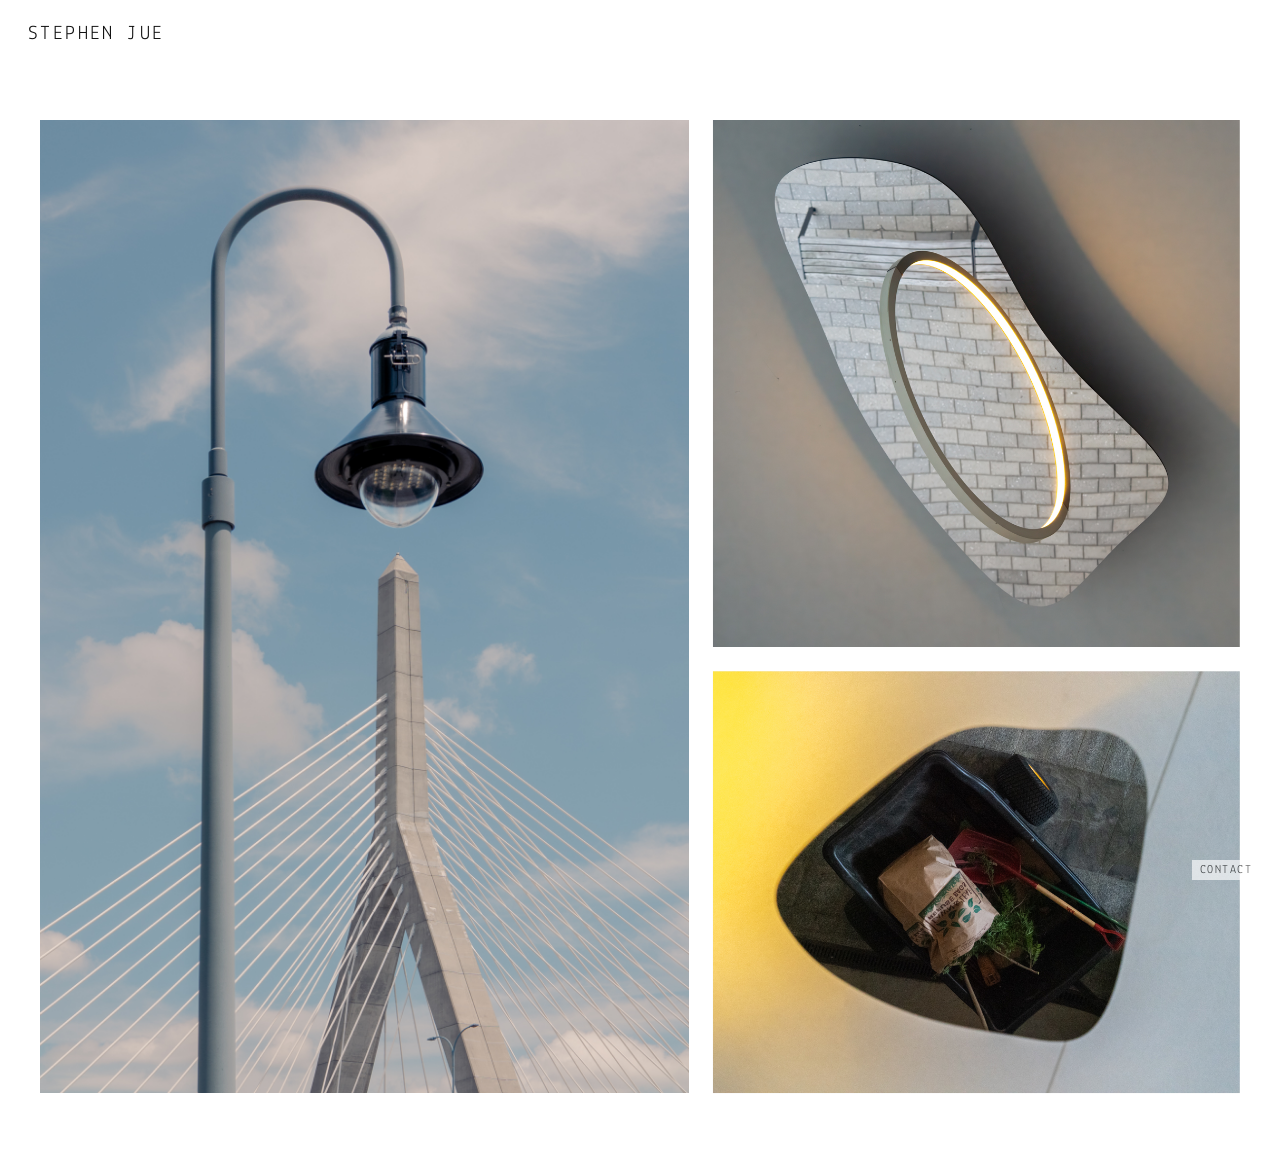
<file: index.html>
<!doctype html>
<html lang="en">
  <head>
    <meta charset="utf-8" />
    <meta name="viewport" content="width=device-width, initial-scale=1" />
    <title>Stephen Jue</title>
    <meta
      name="description"
      content="A photography portfolio by Stephen Jue."
    />
    <link rel="canonical" href="https://stephenjue.com/" />
    <meta property="og:type" content="website" />
    <meta property="og:title" content="Stephen Jue" />
    <meta
      property="og:description"
      content="A photography portfolio by Stephen Jue."
    />
    <meta property="og:url" content="https://stephenjue.com/" />
    <meta
      property="og:image"
      content="images/portfolio/zakim-web.jpg"
    />
    <meta property="og:image:width" content="1334" />
    <meta property="og:image:height" content="2000" />
    <meta
      property="og:image:alt"
      content="Streetlamp visually suspended above the Zakim Bridge"
    />
    <meta name="twitter:card" content="summary_large_image" />
    <meta name="twitter:title" content="Stephen Jue" />
    <meta
      name="twitter:description"
      content="A photography portfolio by Stephen Jue."
    />
    <meta
      name="twitter:image"
      content="images/portfolio/zakim-web.jpg"
    />
    <meta
      name="twitter:image:alt"
      content="Streetlamp visually suspended above the Zakim Bridge"
    />
    <link rel="preconnect" href="https://fonts.googleapis.com" />
    <link rel="preconnect" href="https://fonts.gstatic.com" crossorigin />
    <link
      href="https://fonts.googleapis.com/css2?family=Lekton:ital,wght@0,400;0,700;1,400&amp;display=swap"
      rel="stylesheet"
    />
    <link
      rel="preload"
      as="image"
      href="images/portfolio/zakim-web.jpg"
      fetchpriority="high"
    />
    <script>
      document.documentElement.classList.add("js");
    </script>
    <link rel="stylesheet" href="style.css" />
  </head>
  <body>
    <header>
      <h1 class="site-title">
        <a class="identity" href="./">Stephen Jue</a>
      </h1>
    </header>

    <main class="portfolio" aria-label="Photography portfolio">
      <section class="portfolio-wall" aria-label="Selected photographs">
        <a
          class="wall-item tile"
          href="images/portfolio/zakim-web.jpg"
          aria-label="View: Streetlamp visually suspended above the Zakim Bridge"
          data-set="uncanny-objects"
          data-set-priority="together"
          data-row-span="2"
        >
          <!-- Zakim spans two desktop rows, so use the web asset here intentionally. -->
          <img
            src="images/portfolio/zakim-web.jpg"
            width="1334"
            height="2000"
            alt="Streetlamp visually suspended above the Zakim Bridge"
            loading="eager"
            fetchpriority="high"
          />
        </a>

        <a
          class="wall-item tile"
          href="images/portfolio/ceiling-mirror-light-web.jpg"
          aria-label="View: Ceiling mirror with an arc light fixture reflecting ground and a bench"
          data-set="uncanny-objects"
          data-set-priority="together"
        >
          <img
            src="images/portfolio/ceiling-mirror-light-thumb.jpg"
            width="1000"
            height="1000"
            alt="Ceiling mirror with an arc light fixture reflecting ground and a bench"
            loading="eager"
            decoding="async"
          />
        </a>

        <a
          class="wall-item tile"
          href="images/portfolio/yellow-mirror-planter-web.jpg"
          aria-label="View: Curved mirror reflecting a planter against yellow light"
          data-set="uncanny-objects"
          data-set-priority="together"
        >
          <img
            src="images/portfolio/yellow-mirror-planter-thumb.jpg"
            width="1000"
            height="800"
            alt="Curved mirror reflecting a planter against yellow light"
            loading="eager"
            decoding="async"
          />
        </a>
      </section>
    </main>

    <dialog class="lightbox" id="lightbox" aria-label="Image preview">
      <div class="lightbox-media">
        <img class="lightbox-preview" id="lightbox-preview" alt="" />
        <img class="lightbox-full" id="lightbox-img" alt="" decoding="async" />
      </div>
      <button class="lightbox-close" type="button">Close</button>
    </dialog>

    <footer>
      <span class="contact" id="email"></span>
    </footer>

    <script>
      const tiles = document.querySelectorAll(".tile");
      const lightbox = document.getElementById("lightbox");
      const lightboxPreview = document.getElementById("lightbox-preview");
      const lightboxImg = document.getElementById("lightbox-img");
      const closeButton = lightbox.querySelector(".lightbox-close");
      const portfolioWall = document.querySelector(".portfolio-wall");
      const desktopWallQuery = window.matchMedia("(min-width: 701px)");
      const touchLabelQuery = window.matchMedia(
        "(hover: none), (pointer: coarse)",
      );
      let wallLayoutRaf = 0;
      let activeTile;
      let lightboxLoadId = 0;
      let labelHideTimer = 0;

      function getImageRatio(img) {
        const width = Number(img.getAttribute("width")) || img.naturalWidth;
        const height = Number(img.getAttribute("height")) || img.naturalHeight;

        if (!width || !height) return 1;

        return width / height;
      }

      function layoutPortfolioWall() {
        wallLayoutRaf = 0;

        if (!portfolioWall) return;

        const wallItems = Array.from(
          portfolioWall.querySelectorAll(".wall-item"),
        );

        if (!desktopWallQuery.matches) {
          portfolioWall.style.removeProperty("height");
          wallItems.forEach((item) => {
            item.style.removeProperty("position");
            item.style.removeProperty("width");
            item.style.removeProperty("transform");
          });
          return;
        }

        const styles = window.getComputedStyle(portfolioWall);
        const gap = parseFloat(styles.getPropertyValue("--wall-gap")) || 20;
        const wallWidth = portfolioWall.clientWidth;
        const targetRowHeight = Math.min(
          340,
          Math.max(210, wallWidth * 0.28),
        );
        const setSizes = wallItems.reduce((sizes, item) => {
          if (item.dataset.setPriority !== "together" || !item.dataset.set) {
            return sizes;
          }

          sizes.set(item.dataset.set, (sizes.get(item.dataset.set) || 0) + 1);
          return sizes;
        }, new Map());

        function getImageForItem(item) {
          return item.querySelector("img");
        }

        function getRowCandidate(startIndex, count) {
          const rowItems = wallItems.slice(startIndex, startIndex + count);
          const ratios = rowItems
            .map(getImageForItem)
            .filter(Boolean)
            .map(getImageRatio);

          if (ratios.length !== count) return null;

          const rowGaps = gap * (count - 1);
          const ratioTotal = ratios.reduce((total, ratio) => total + ratio, 0);
          const rowHeight = (wallWidth - rowGaps) / ratioTotal;
          const hasFeaturedItem = rowItems.some(
            (item) => item.dataset.weight === "feature",
          );
          const rowTargetHeight = hasFeaturedItem
            ? targetRowHeight * 1.12
            : targetRowHeight;
          const heightPenalty = Math.abs(rowHeight - rowTargetHeight);
          const oversizedPenalty = Math.max(
            0,
            rowHeight - rowTargetHeight * 1.35,
          );
          const compressedPenalty = Math.max(
            0,
            rowTargetHeight * 0.7 - rowHeight,
          );
          const rowSetCounts = rowItems.reduce((counts, item) => {
            if (item.dataset.setPriority === "together" && item.dataset.set) {
              counts.set(
                item.dataset.set,
                (counts.get(item.dataset.set) || 0) + 1,
              );
            }

            return counts;
          }, new Map());
          const setPenalty = Array.from(rowSetCounts).reduce(
            (penalty, [setName, rowSetCount]) => {
              const setSize = setSizes.get(setName) || 0;

              return rowSetCount < setSize
                ? penalty + rowTargetHeight * setSize
                : penalty;
            },
            0,
          );
          const rowSpanPenalty = rowItems.some((item) => item.dataset.rowSpan)
            ? rowTargetHeight * 2
            : 0;
          const singlePenalty = count === 1 ? rowTargetHeight * 0.5 : 0;
          const pairPenalty = count === 2 ? rowTargetHeight * 0.04 : 0;
          const score =
            heightPenalty +
            oversizedPenalty * 3 +
            compressedPenalty * 4 +
            setPenalty +
            rowSpanPenalty +
            singlePenalty +
            pairPenalty;

          return {
            count,
            rowHeight,
            rowItems,
            score,
          };
        }

        function getSpanStackCandidate(startIndex) {
          const spanItem = wallItems[startIndex];
          const topItem = wallItems[startIndex + 1];
          const bottomItem = wallItems[startIndex + 2];

          if (
            spanItem?.dataset.rowSpan !== "2" ||
            !topItem ||
            !bottomItem ||
            topItem.dataset.rowSpan ||
            bottomItem.dataset.rowSpan
          ) {
            return null;
          }

          const spanRatio = getImageRatio(getImageForItem(spanItem));
          const topRatio = getImageRatio(getImageForItem(topItem));
          const bottomRatio = getImageRatio(getImageForItem(bottomItem));

          if (!spanRatio || !topRatio || !bottomRatio) return null;

          const stackWidth =
            (wallWidth - gap * (1 + spanRatio)) /
            (1 + spanRatio * (1 / topRatio + 1 / bottomRatio));
          const topHeight = stackWidth / topRatio;
          const bottomHeight = stackWidth / bottomRatio;
          const spanHeight = topHeight + gap + bottomHeight;
          const spanWidth = spanRatio * spanHeight;
          const rowTargetHeight = targetRowHeight * 2 + gap;
          const heightPenalty = Math.abs(spanHeight - rowTargetHeight);
          const widthBalancePenalty = Math.abs(spanWidth - stackWidth) * 0.12;
          const score = heightPenalty + widthBalancePenalty;

          return {
            count: 3,
            kind: "span-stack",
            rowItems: [spanItem, topItem, bottomItem],
            score,
            spanWidth,
            stackWidth,
            topHeight,
            bottomHeight,
            rowHeight: spanHeight,
          };
        }

        function getWallLayout(startIndex, memo = new Map()) {
          if (startIndex >= wallItems.length) {
            return {
              score: 0,
              rows: [],
            };
          }

          if (memo.has(startIndex)) return memo.get(startIndex);

          const remaining = wallItems.length - startIndex;
          let bestLayout;
          const spanStack = getSpanStackCandidate(startIndex);

          if (spanStack) {
            const nextLayout = getWallLayout(startIndex + spanStack.count, memo);
            bestLayout = {
              score: spanStack.score + nextLayout.score,
              rows: [spanStack, ...nextLayout.rows],
            };
          }

          for (let count = 1; count <= Math.min(3, remaining); count += 1) {
            const row = getRowCandidate(startIndex, count);
            if (!row) continue;

            const nextLayout = getWallLayout(startIndex + count, memo);
            const layout = {
              score: row.score + nextLayout.score,
              rows: [row, ...nextLayout.rows],
            };

            if (!bestLayout || layout.score < bestLayout.score) {
              bestLayout = layout;
            }
          }

          memo.set(startIndex, bestLayout);
          return bestLayout;
        }

        let rowY = 0;
        const layout = getWallLayout(0);

        if (!layout) return;

        layout.rows.forEach((row) => {
          if (row.kind === "span-stack") {
            const [spanItem, topItem, bottomItem] = row.rowItems;
            const stackX = row.spanWidth + gap;

            spanItem.style.position = "absolute";
            spanItem.style.width = `${row.spanWidth}px`;
            spanItem.style.transform = `translate3d(0, ${rowY}px, 0)`;

            topItem.style.position = "absolute";
            topItem.style.width = `${row.stackWidth}px`;
            topItem.style.transform = `translate3d(${stackX}px, ${rowY}px, 0)`;

            bottomItem.style.position = "absolute";
            bottomItem.style.width = `${row.stackWidth}px`;
            bottomItem.style.transform = `translate3d(${stackX}px, ${
              rowY + row.topHeight + gap
            }px, 0)`;

            rowY += row.rowHeight + gap;
            return;
          }

          let rowX = 0;

          row.rowItems.forEach((item, rowIndex) => {
            const img = getImageForItem(item);
            if (!img) return;

            const ratio = getImageRatio(img);
            const itemWidth =
              rowIndex === row.rowItems.length - 1
                ? wallWidth - rowX
                : row.rowHeight * ratio;

            item.style.position = "absolute";
            item.style.width = `${itemWidth}px`;
            item.style.transform = `translate3d(${rowX}px, ${rowY}px, 0)`;
            rowX += itemWidth + gap;
          });

          rowY += row.rowHeight + gap;
        });

        portfolioWall.style.height = `${Math.max(0, rowY - gap)}px`;
      }

      function requestWallLayout() {
        if (wallLayoutRaf) return;
        wallLayoutRaf = window.requestAnimationFrame(layoutPortfolioWall);
      }

      tiles.forEach((tile) => {
        const thumbnail = tile.querySelector("img");

        function revealThumbnail() {
          const reveal = () => {
            requestAnimationFrame(() => {
              tile.classList.add("is-loaded");
              requestWallLayout();
            });
          };

          if (thumbnail.decode) {
            thumbnail.decode().then(reveal, reveal);
          } else {
            reveal();
          }
        }

        if (thumbnail.complete) {
          revealThumbnail();
        } else {
          thumbnail.addEventListener("load", revealThumbnail, { once: true });
          thumbnail.addEventListener(
            "error",
            () => {
              tile.classList.add("is-loaded");
              requestWallLayout();
            },
            { once: true },
          );
        }

        tile.addEventListener("click", (event) => {
          if (
            touchLabelQuery.matches &&
            tile.dataset.label &&
            !tile.classList.contains("is-label-visible")
          ) {
            event.preventDefault();
            clearTimeout(labelHideTimer);
            tiles.forEach((otherTile) => {
              if (otherTile !== tile) {
                otherTile.classList.remove("is-label-visible");
              }
            });
            tile.classList.add("is-label-visible");
            labelHideTimer = window.setTimeout(() => {
              tile.classList.remove("is-label-visible");
            }, 2200);
            return;
          }

          event.preventDefault();
          clearTimeout(labelHideTimer);
          tiles.forEach((otherTile) => {
            otherTile.classList.remove("is-label-visible");
          });

          const loadId = ++lightboxLoadId;
          activeTile = tile;
          lightbox.classList.remove("is-loaded", "is-error");
          lightboxPreview.src = thumbnail.currentSrc || thumbnail.src;
          lightboxPreview.alt = thumbnail.alt;
          lightboxImg.alt = thumbnail.alt;
          lightboxImg.removeAttribute("src");
          document.body.classList.add("lightbox-open");
          lightbox.showModal();

          lightboxImg.onload = () => {
            const reveal = () => {
              if (loadId !== lightboxLoadId || !lightbox.open) return;
              requestAnimationFrame(() => lightbox.classList.add("is-loaded"));
            };

            if (lightboxImg.decode) {
              lightboxImg.decode().then(reveal, reveal);
            } else {
              reveal();
            }
          };

          lightboxImg.onerror = () => {
            if (loadId === lightboxLoadId) {
              lightbox.classList.add("is-error");
            }
          };

          lightboxImg.src = tile.href;
        });
      });

      function closeLightbox() {
        if (lightbox.open) lightbox.close();
      }

      function resetLightbox() {
        lightboxLoadId += 1;
        document.body.classList.remove("lightbox-open");
        lightbox.classList.remove("is-loaded", "is-error");
        lightboxPreview.removeAttribute("src");
        lightboxImg.removeAttribute("src");
        lightboxPreview.alt = "";
        lightboxImg.alt = "";
        lightboxImg.onload = null;
        lightboxImg.onerror = null;
        activeTile?.focus();
        activeTile = undefined;
      }

      closeButton.addEventListener("click", closeLightbox);

      lightbox.addEventListener("click", (event) => {
        if (event.target === lightbox) closeLightbox();
      });

      lightbox.addEventListener("close", resetLightbox);

      const email = ["hello", "@", "stephenjue", ".", "com"].join("");
      const emailLink = document.createElement("a");
      emailLink.href = `mailto:${email}`;
      emailLink.textContent = "contact";
      document.getElementById("email").append(emailLink);

      if (portfolioWall) {
        const wallResizeObserver = new ResizeObserver(requestWallLayout);
        wallResizeObserver.observe(portfolioWall);
      }

      window.addEventListener("load", requestWallLayout);
      window.addEventListener("resize", requestWallLayout);
      desktopWallQuery.addEventListener("change", requestWallLayout);
      document.fonts?.ready.then(requestWallLayout);

      requestWallLayout();
    </script>
    <!-- Cloudflare Web Analytics -->
    <script
      defer
      src="https://static.cloudflareinsights.com/beacon.min.js"
      data-cf-beacon='{"token": "9c862e6f24e043e39fb9ea644f87a03d"}'
    ></script>
    <!-- End Cloudflare Web Analytics -->
  </body>
</html>
</file>
<file: style.css>
html {
  color-scheme: light;
}

body {
  margin: 0;
  min-width: 320px;
  font-family: "Lekton", monospace;
  font-weight: 400;
  background: #fff;
  color: #111;
}

a {
  color: inherit;
  -webkit-user-drag: none;
}

img {
  display: block;
  -webkit-user-drag: none;
  user-select: none;
}

.site-title {
  margin: 0;
  font: inherit;
}

.identity,
.contact {
  position: fixed;
  z-index: 9999;

  font-family: "Lekton", monospace;
  font-size: 20px;
  letter-spacing: 0.12em;
  text-transform: uppercase;
  text-decoration: none;

  background: rgba(255, 255, 255, 0.92);
  color: #111;
  padding: 4px 8px;
}

.identity {
  top: 20px;
  left: 20px;
}

.contact {
  right: 20px;
  bottom: 20px;
  font-size: 12px;
  opacity: 0.7;
}

.contact a {
  color: inherit;
  text-decoration: none;
}

.contact a:hover {
  text-decoration: underline;
}

.identity:focus-visible,
.contact a:focus-visible {
  outline: 2px solid currentColor;
  outline-offset: 4px;
}

.tile:focus,
.lightbox-close:focus {
  outline: none;
}

.tile:focus-visible {
  outline: 2px solid currentColor;
  outline-offset: 5px;
}

.lightbox-close:focus-visible {
  text-decoration: underline;
}

.portfolio {
  max-width: 1200px;
  margin: 0 auto;
  padding: 120px 20px 60px;
}

.portfolio-wall {
  display: flex;
  flex-direction: column;
  gap: var(--wall-gap);
  position: relative;
  min-height: 1px;
  overflow-anchor: none;
  --wall-gap: 24px;
}

.wall-item {
  margin: 0;
}

.tile {
  position: relative;
  display: block;
  width: 100%;
  overflow: hidden;
  text-decoration: none;
  cursor: zoom-in;
  background-color: #efefed;
}

.tile[data-label]::after {
  position: absolute;
  z-index: 2;
  right: 10px;
  bottom: 10px;
  max-width: calc(100% - 20px);
  box-sizing: border-box;
  padding: 5px 7px;
  background: rgba(255, 255, 255, 0.84);
  color: #111;
  content: attr(data-label);
  font-size: 12px;
  letter-spacing: 0.1em;
  line-height: 1.2;
  opacity: 0;
  pointer-events: none;
  transform: translateY(3px);
  transition:
    opacity 180ms ease,
    transform 180ms ease;
  text-transform: uppercase;
}

.tile[data-label]:hover::after,
.tile[data-label]:focus-visible::after,
.tile[data-label].is-label-visible::after {
  opacity: 0.92;
  transform: translateY(0);
}

.js .tile::before {
  position: absolute;
  z-index: 1;
  inset: 0;
  background: linear-gradient(
    110deg,
    transparent 30%,
    rgba(255, 255, 255, 0.42) 50%,
    transparent 70%
  );
  background-size: 220% 100%;
  content: "";
  pointer-events: none;
  animation: placeholder-shimmer 1.8s ease-in-out infinite;
  transition: opacity 350ms ease;
}

.tile picture,
.tile img {
  display: block;
  width: 100%;
}

.tile img {
  height: auto;
}

.js .tile img {
  opacity: 0;
  transform: scale(1.008);
  transition:
    opacity 520ms cubic-bezier(0.22, 1, 0.36, 1),
    transform 700ms cubic-bezier(0.22, 1, 0.36, 1);
}

.js .tile.is-loaded::before {
  opacity: 0;
  animation: none;
}

.js .tile.is-loaded img {
  opacity: 1;
  transform: scale(1);
}

@keyframes placeholder-shimmer {
  from {
    background-position: 100% 0;
  }

  to {
    background-position: -120% 0;
  }
}

@media (max-width: 700px) {
  body::before {
    position: fixed;
    z-index: 3;
    top: 0;
    right: 0;
    left: 0;
    height: 100px;
    background: #fff;
    content: "";
    pointer-events: none;
  }

  .portfolio {
    padding: 100px 20px 60px;
  }

  .portfolio-wall {
    display: flex;
    flex-direction: column;
    gap: var(--wall-gap);
    height: auto !important;
  }

  .portfolio-wall .wall-item {
    position: relative !important;
    width: 100% !important;
    transform: none !important;
    margin-bottom: 0;
  }
}

@media (prefers-reduced-motion: reduce) {
  .js .tile::before {
    animation: none;
  }

  .js .tile img {
    transform: none;
    transition-duration: 150ms;
  }
}

.lightbox {
  position: fixed;
  inset: 0;
  width: 100vw;
  max-width: none;
  height: 100dvh;
  max-height: none;
  margin: 0;
  border: 0;
  box-sizing: border-box;
  padding: clamp(32px, 5vw, 64px) 5vw 104px;
  background: white;
  color: #111;
  overflow: hidden;
}

.lightbox:not([open]) {
  display: none;
}

.lightbox[open] {
  display: grid;
  place-items: center;
}

.lightbox::backdrop {
  background: white;
}

.lightbox-media {
  display: grid;
  width: 100%;
  height: 100%;
  place-items: center;
  pointer-events: none;
}

.lightbox-media::after {
  position: fixed;
  left: 50%;
  bottom: 82px;
  width: 52px;
  height: 1px;
  transform: translateX(-50%);
  transform-origin: left;
  background: #111;
  content: "";
  opacity: 0.35;
  animation: lightbox-loading 1.1s ease-in-out infinite;
  transition: opacity 250ms ease;
}

.lightbox-media img {
  grid-area: 1 / 1;
  max-width: 100%;
  max-height: calc(100dvh - 180px);
  width: auto;
  height: auto;
  object-fit: contain;
}

.lightbox-preview {
  opacity: 0.72;
  filter: blur(8px);
  transform: scale(1.012);
  transition:
    opacity 450ms cubic-bezier(0.22, 1, 0.36, 1),
    filter 500ms cubic-bezier(0.22, 1, 0.36, 1),
    transform 650ms cubic-bezier(0.22, 1, 0.36, 1);
}

.lightbox-full {
  opacity: 0;
  transform: scale(1.004);
  transition:
    opacity 500ms cubic-bezier(0.22, 1, 0.36, 1),
    transform 650ms cubic-bezier(0.22, 1, 0.36, 1);
}

.lightbox.is-loaded .lightbox-media::after,
.lightbox.is-error .lightbox-media::after {
  opacity: 0;
  animation: none;
}

.lightbox.is-loaded .lightbox-preview {
  opacity: 0;
  filter: blur(0);
  transform: scale(1);
}

.lightbox.is-error .lightbox-preview {
  opacity: 1;
  filter: blur(0);
  transform: scale(1);
}

.lightbox.is-loaded .lightbox-full {
  opacity: 1;
  transform: scale(1);
}

@keyframes lightbox-loading {
  0%,
  100% {
    transform: translateX(-50%) scaleX(0.15);
  }

  50% {
    transform: translateX(-50%) scaleX(1);
  }
}

.lightbox-close {
  position: fixed;
  left: 50%;
  bottom: max(28px, env(safe-area-inset-bottom));
  transform: translateX(-50%);
  border: 0;
  padding: 10px 14px;
  font: inherit;
  font-size: 14px;
  letter-spacing: 0.08em;
  text-transform: lowercase;
  background: transparent;
  color: inherit;
  cursor: pointer;
  opacity: 0.7;
}

.lightbox-close:hover {
  text-decoration: underline;
}

.lightbox-open {
  overflow: hidden;
}

@media (prefers-reduced-motion: reduce) {
  .lightbox-media::after {
    animation: none;
  }

  .lightbox-preview,
  .lightbox-full {
    transform: none;
    transition-duration: 150ms;
  }
}
</file>
